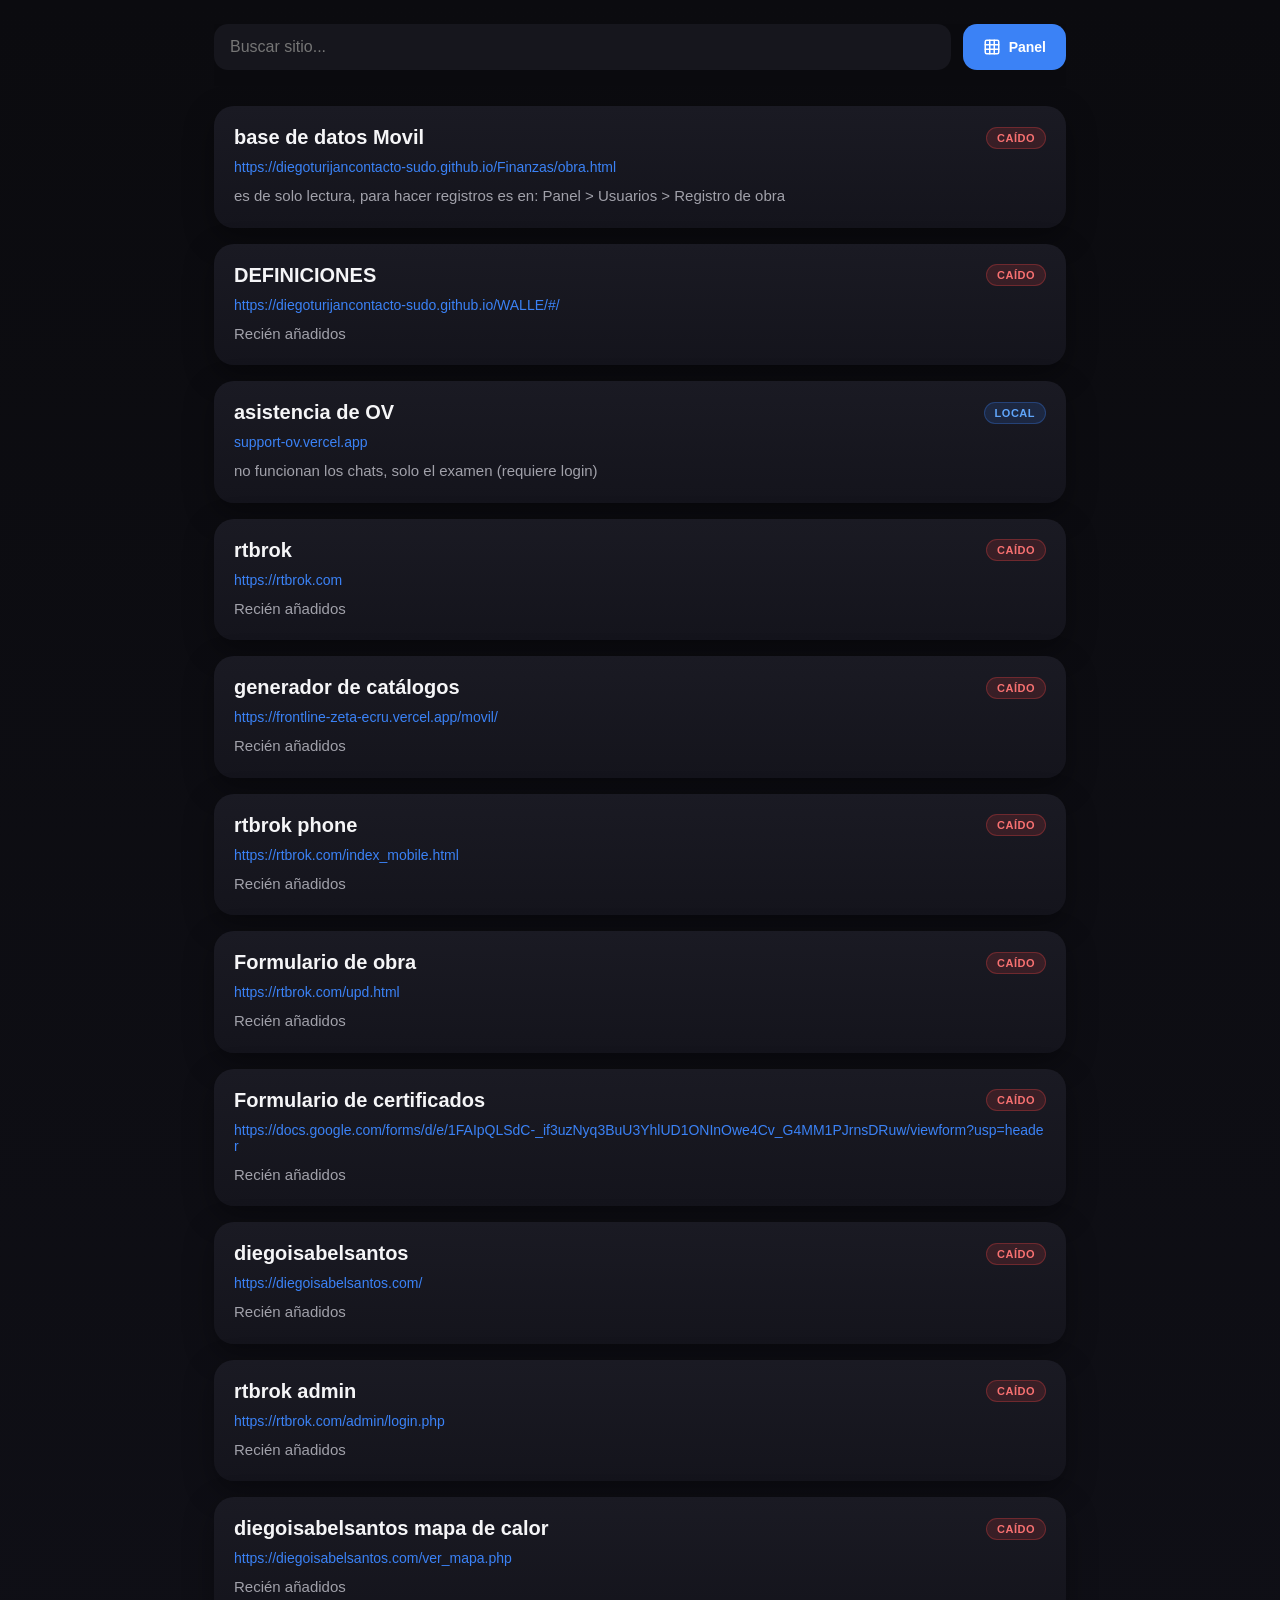
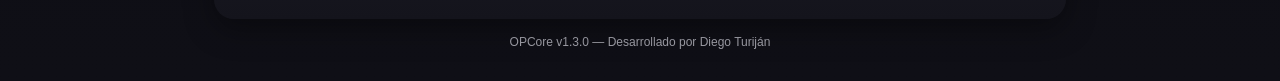
<file: index.html>
<!DOCTYPE html>
<html lang="es">
<head>
  <meta charset="UTF-8" />
  <meta name="viewport" content="width=device-width, initial-scale=1.0" />
  <title>Sitios</title>
  <style>
    :root {
      --bg: #0b0b0f;
      --card: #16161d;
      --text: #f5f5f7;
      --muted: #a1a1aa;
      --accent: #3b82f6;
      --accent-hover: #2563eb;
    }

    * {
      box-sizing: border-box;
      font-family: -apple-system, BlinkMacSystemFont, 'SF Pro Text', 'Segoe UI', sans-serif;
    }

    body {
      margin: 0;
      background: linear-gradient(180deg, #0b0b0f, #0f0f16);
      color: var(--text);
      min-height: 100vh;
      display: flex;
      justify-content: center;
    }

    .container {
      width: 100%;
      max-width: 900px;
      padding: 24px;
    }

    .search-bar {
      position: sticky;
      top: 0;
      z-index: 10;
      background: rgba(11,11,15,0.85);
      backdrop-filter: blur(20px);
      padding-bottom: 16px;
      margin-bottom: 20px;
      display: flex;
      gap: 12px;
      align-items: center;
    }

    .search-bar input {
      flex: 1;
      padding: 14px 16px;
      border-radius: 14px;
      border: none;
      outline: none;
      background: var(--card);
      color: var(--text);
      font-size: 16px;
      transition: box-shadow .3s ease, transform .2s ease;
    }

    .search-bar input:focus {
      box-shadow: 0 0 0 2px var(--accent);
      transform: scale(1.01);
    }

    .btn-panel {
      background: var(--accent);
      color: white;
      border: none;
      padding: 14px 20px;
      border-radius: 14px;
      font-weight: 600;
      cursor: pointer;
      transition: background 0.3s ease, transform 0.2s ease;
      display: flex;
      align-items: center;
      gap: 8px;
      text-decoration: none;
      font-size: 14px;
      white-space: nowrap;
    }

    .btn-panel:hover {
      background: var(--accent-hover);
      transform: translateY(-2px);
    }

    .btn-panel:active {
      transform: translateY(0);
    }

    ul.sites {
      list-style: none;
      padding: 0;
      margin: 0;
      display: grid;
      gap: 16px;
    }

    .site-card {
      background: linear-gradient(180deg, #1a1a23, #14141c);
      border-radius: 20px;
      padding: 20px;
      box-shadow: 0 10px 30px rgba(0,0,0,0.35);
      display: flex;
      flex-direction: column;
      gap: 10px;
      cursor: pointer;
      opacity: 0;
      transform: translateY(20px);
      animation: fadeUp .6s ease forwards;
      transition: transform .25s ease, box-shadow .25s ease;
    }

    .site-card:hover {
      transform: translateY(-4px) scale(1.01);
      box-shadow: 0 18px 40px rgba(0,0,0,0.45);
    }

    .site-header {
      display: flex;
      justify-content: space-between;
      align-items: center;
      gap: 12px;
    }

    .site-name {
      font-size: 20px;
      font-weight: 600;
    }

    /* ESTILOS PARA LAS ETIQUETAS DE ESTADO */
    .status-badge {
      font-size: 11px;
      font-weight: 700;
      padding: 4px 10px;
      border-radius: 12px;
      text-transform: uppercase;
      letter-spacing: 0.5px;
      transition: all 0.3s ease;
    }

    .status-badge.checking {
      background: rgba(161, 161, 170, 0.15);
      color: #a1a1aa;
      border: 1px solid rgba(161, 161, 170, 0.2);
    }

    .status-badge.online {
      background: rgba(34, 197, 94, 0.15);
      color: #4ade80;
      border: 1px solid rgba(34, 197, 94, 0.3);
    }

    .status-badge.offline {
      background: rgba(239, 68, 68, 0.15);
      color: #f87171;
      border: 1px solid rgba(239, 68, 68, 0.3);
    }

    .status-badge.internal {
      background: rgba(59, 130, 246, 0.15);
      color: #60a5fa;
      border: 1px solid rgba(59, 130, 246, 0.3);
    }

    .site-url {
      font-size: 14px;
      color: var(--accent);
      word-break: break-all;
    }

    .version-notes {
      font-size: 15px;
      color: var(--muted);
      line-height: 1.5;
    }

    @keyframes fadeUp {
      to {
        opacity: 1;
        transform: translateY(0);
      }
    }

    .empty {
      text-align: center;
      color: var(--muted);
      margin-top: 40px;
      animation: fadeUp .6s ease forwards;
    }
  </style>
</head>
<body>
  <div class="container">
    <div class="search-bar">
      <input type="text" id="search" placeholder="Buscar sitio..." />
      <a href="panel.html" class="btn-panel">
        <svg xmlns="http://www.w3.org/2000/svg" width="18" height="18" viewBox="0 0 24 24" fill="none" stroke="currentColor" stroke-width="2" stroke-linecap="round" stroke-linejoin="round"><rect x="3" y="3" width="18" height="18" rx="2" ry="2"></rect><line x1="9" y1="3" x2="9" y2="21"></line><line x1="15" y1="3" x2="15" y2="21"></line><line x1="3" y1="9" x2="21" y2="9"></line><line x1="3" y1="15" x2="21" y2="15"></line></svg>
        Panel
      </a>
    </div>

    <ul class="sites" id="sitesList"></ul>
    <div class="empty" id="empty" style="display:none;">No se encontraron sitios</div>
    <div style="text-align:center; padding: 16px 0 8px; font-size: 12px; color: #a1a1aa;">OPCore v1.3.0 &mdash; Desarrollado por Diego Turiján</div>
  </div>

  <script>
    let sitesData = [];

    async function loadSites() {
      try {
        const res = await fetch('db.json');
        sitesData = await res.json();
      } catch (e) {
        console.error('Error cargando db.json', e);
        // Fallback expandido para probar los estados
        sitesData = [
          { name: "Panel de Gestión", url: "panel.html", notes: "Acceso al tablero Kanban y diagrama de Gantt." },
          { name: "Google (Prueba Online)", url: "https://google.com", notes: "Este sitio debería marcar ONLINE." },
          { name: "Dominio Falso (Prueba Caído)", url: "https://este-dominio-seguro-no-existe-123.com", notes: "Este sitio debería marcar CAÍDO." }
        ];
      }

      // Inicializamos un ID y estado por defecto para cada sitio
      sitesData.forEach((site, index) => {
        site.id = index;
        site.status = 'checking'; 
      });

      renderSites(sitesData);
      checkAllStatuses(); // Iniciamos la comprobación en segundo plano
    }

    // Función para comprobar todos los sitios
    async function checkAllStatuses() {
      for (let site of sitesData) {
        // Si no es un enlace HTTP (ej. panel.html), lo marcamos como interno
        if (!site.url.startsWith('http')) {
          site.status = 'internal';
          updateBadgeDOM(site.id, site.status);
          continue;
        }

        try {
          // fetch con no-cors evita bloqueos del navegador. 
          // Si la promesa se resuelve (incluso con error 404), la red respondió = ONLINE.
          await fetch(site.url, { mode: 'no-cors', cache: 'no-cache' });
          site.status = 'online';
        } catch (error) {
          // Si hace catch, significa que la conexión falló (DNS caído, servidor apagado, etc.) = CAÍDO.
          site.status = 'offline';
        }
        
        // Actualizamos el DOM visualmente sin recargar toda la lista
        updateBadgeDOM(site.id, site.status);
      }
    }

    // Función para actualizar solo la etiqueta de estado en el HTML
    function updateBadgeDOM(id, status) {
      const badge = document.querySelector(`.status-badge[data-id="${id}"]`);
      if (badge) {
        badge.className = `status-badge ${status}`;
        if (status === 'online') badge.textContent = 'ONLINE';
        else if (status === 'offline') badge.textContent = 'CAÍDO';
        else if (status === 'internal') badge.textContent = 'LOCAL';
        else badge.textContent = 'Comprobando...';
      }
    }

    function renderSites(data) {
      const list = document.getElementById('sitesList');
      const empty = document.getElementById('empty');
      list.innerHTML = '';

      if (data.length === 0) {
        empty.style.display = 'block';
        return;
      }

      empty.style.display = 'none';

      data.forEach((site, index) => {
        const li = document.createElement('li');
        li.className = 'site-card';
        li.style.animationDelay = `${index * 0.05}s`;

        // Determinamos el texto actual del estado
        const statusText = site.status === 'online' ? 'ONLINE' :
                           site.status === 'offline' ? 'CAÍDO' :
                           site.status === 'internal' ? 'LOCAL' : 'Comprobando...';

        li.innerHTML = `
          <div class="site-header">
            <div class="site-name">${site.name}</div>
            <div class="status-badge ${site.status}" data-id="${site.id}">${statusText}</div>
          </div>
          <div class="site-url">${site.url}</div>
          <div class="version-notes">${site.notes}</div>
        `;

        li.addEventListener('click', () => {
          window.open(site.url, '_blank');
        });

        list.appendChild(li);
      });
    }

    document.getElementById('search').addEventListener('input', (e) => {
      const q = e.target.value.toLowerCase();
      const filtered = sitesData.filter(s =>
        s.name.toLowerCase().includes(q) ||
        s.url.toLowerCase().includes(q) ||
        s.notes.toLowerCase().includes(q)
      );
      renderSites(filtered);
    });

    loadSites();
  </script>
</body>
</html>
</file>
